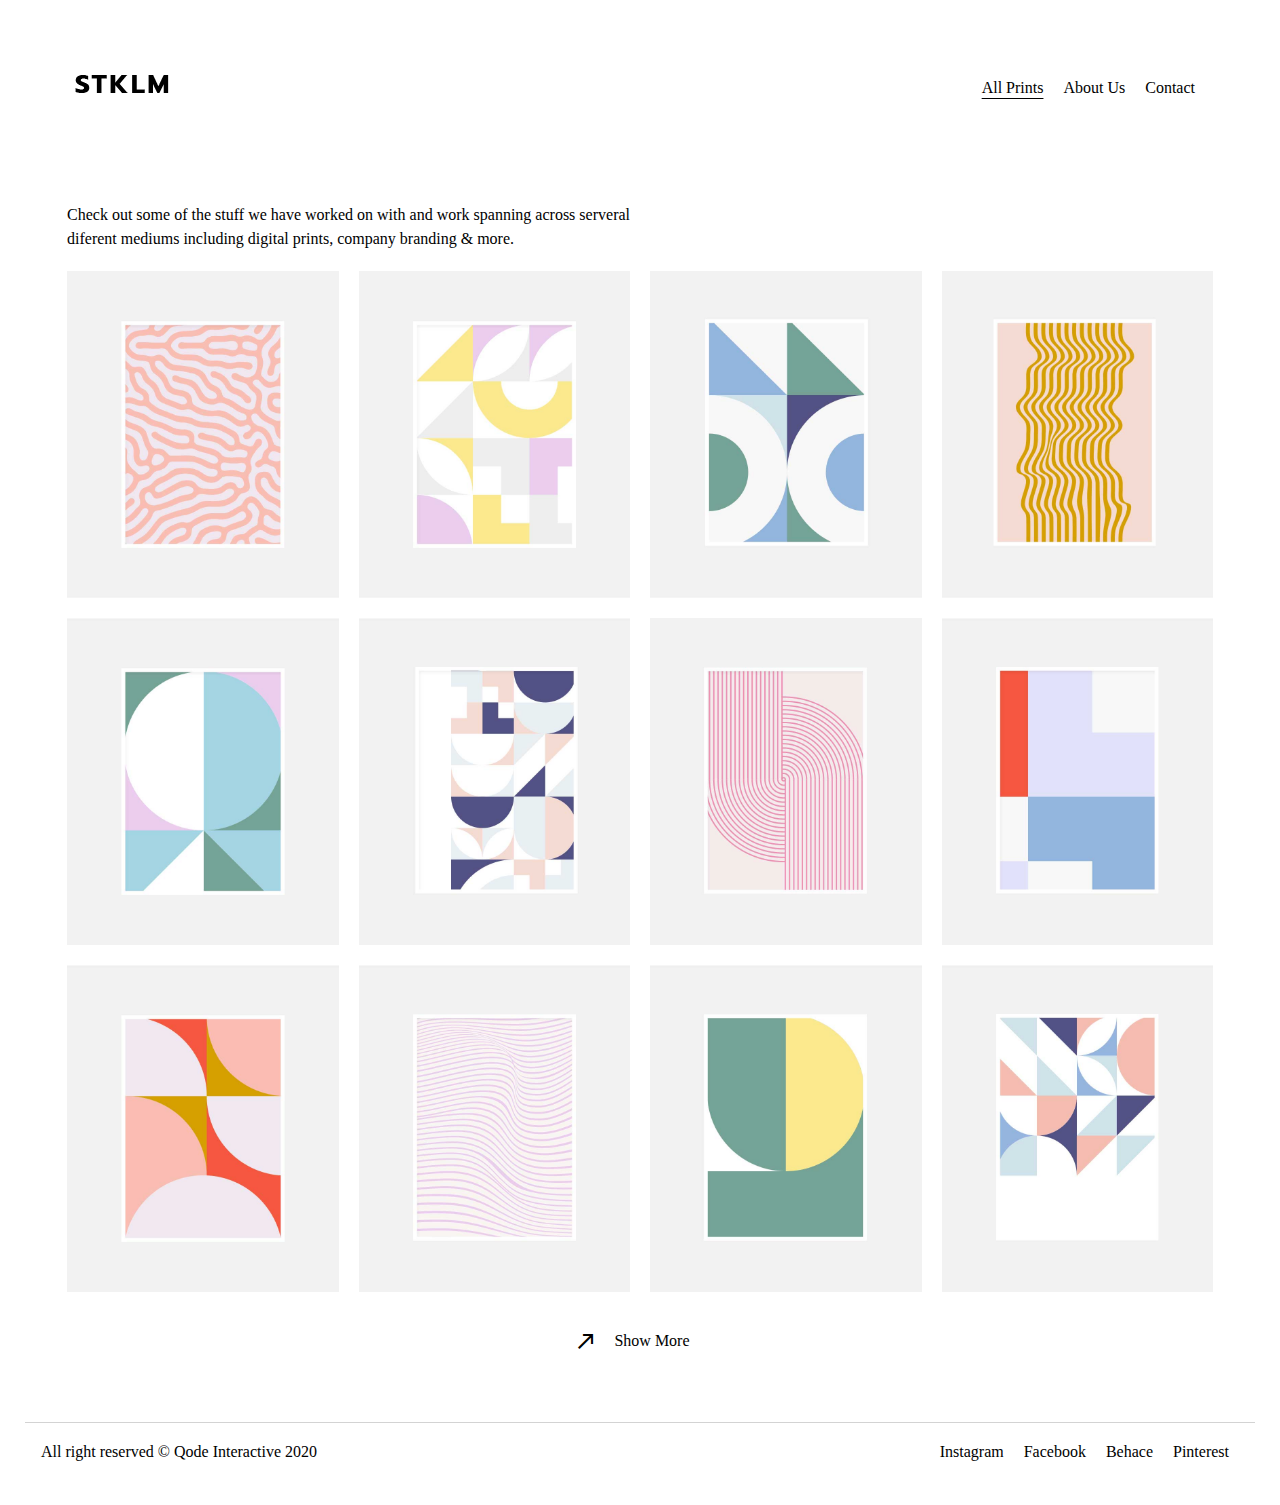
<file: index.html>
<!DOCTYPE html>
<html lang="en">

<head>
    <meta charset="UTF-8">
    <meta name="viewport" content="width=device-width, initial-scale=1.0">

    <!-- Etiquetas Metas-->

    <meta name="description" content="Diferentes modelos de impresiones digitales">
    <meta name="keywords" content="Impresiones digitales, marcas empresiarales">
    <meta name="author" content="Alejo Vera">

    <!-- Vinculos  CSS-->
    <link rel="stylesheet" href="css/estilos.css">

    <!-- Fuentes -->
    <link rel="stylesheet" href="https://fonts.googleapis.com/css2?family=Material+Symbols+Outlined:opsz,wght,FILL,GRAD@20..48,100..700,0..1,-50..200&icon_names=north_east">

    <title>STKLM</title>

 
</head>

<body class="Body">
    <header class="Header">
        <div class="Header-Logo">
            <img class="Header-logoImagen" src="./img/logo.png" alt="Logo">
        </div>
        <nav class="Header-Nav">

            <ul class="NavUl">
                <li class="NavUl-Item">
                    <a href="#" class="NavUl-Link isActive">All Prints</a>
                </li>

                <li class="NavUl-Item">
                    <a href="#" class="NavUl-Link">About Us</a>
                </li>

                <li class="NavUl-Item">
                    <a href="#" class="NavUl-Link">Contact</a>
                </li>
            </ul>
        </nav>

    </header>

    <main class="Main">
        <p class="Main-P">
            Check out some of the stuff we have worked on with and work spanning across
            serveral diferent mediums including digital prints, company branding & more.
        </p>

        <div class="Main-Grid">
            <img class="Main-Grid-Img" src="./img/print-port-1.jpg" alt="imagen1">
            <img class="Main-Grid-Img" src="./img/print-port-2.jpg" alt="imagen2">
            <img class="Main-Grid-Img" src="./img/print-port-3.jpg" alt="imagen3">
            <img class="Main-Grid-Img" src="./img/print-port-4.jpg" alt="imagen4">
            <img class="Main-Grid-Img" src="./img/print-port-5-1.jpg" alt="imagen5">
            <img class="Main-Grid-Img" src="./img/print-port-6.jpg" alt="imagen6">
            <img class="Main-Grid-Img" src="./img/print-port-13.jpg" alt="imagen7">
            <img class="Main-Grid-Img" src="./img/print-port-8.jpg" alt="imagen8">
            <img class="Main-Grid-Img" src="./img/print-port-9.jpg" alt="imagen9">
            <img class="Main-Grid-Img" src="./img/print-port-10.jpg" alt="imagen10">
            <img class="Main-Grid-Img" src="./img/print-port-11.jpg" alt="imagen11">
            <img class="Main-Grid-Img" src="./img/print-port-12.jpg" alt="imagen12">
        </div>

        <div class="Button">
            <span class="material-symbols-outlined">
                north_east
            </span>
            <p class="Button-Text">
                Show More
            </p>
        </div>
    </main>

    <footer class="Footer">
        <div class="Footer-Text">
            <p class="Footer-P">
                All right reserved © Qode Interactive 2020
            </p>
        </div>

        <div class="Footer-Nav">
            <ul class="NavUl">
                <li> <a  class="NavUl-Link" href=""> Instagram</a></li>
                <li> <a  class="NavUl-Link" href=""> Facebook </a></li>
                <li> <a  class="NavUl-Link" href=""> Behace</a></li>
                <li> <a  class="NavUl-Link" href=""> Pinterest</a></li>
            </ul>
        </div>
    </footer>

</body>

</html>
</file>
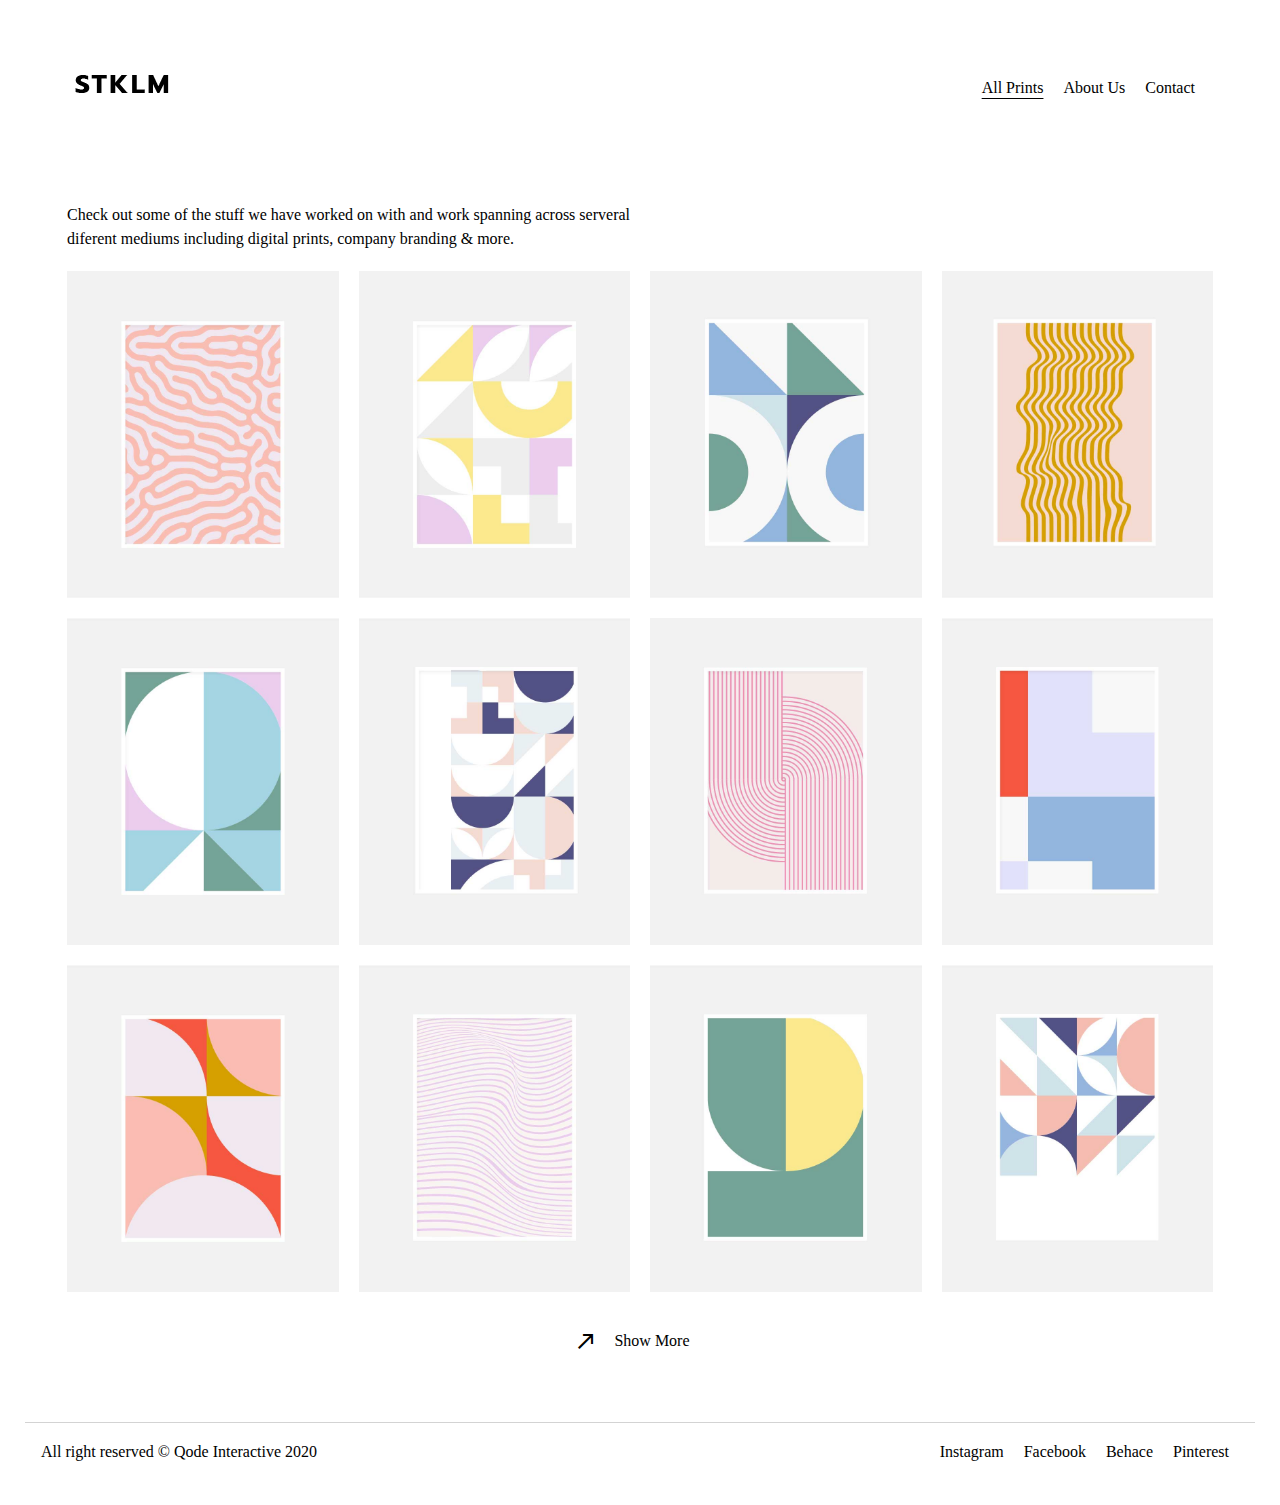
<file: SUITCSS/index.html>
<!DOCTYPE html>
<html lang="en">

<head>
    <meta charset="UTF-8">
    <meta name="viewport" content="width=device-width, initial-scale=1.0">

    <!-- Etiquetas Metas-->

    <meta name="description" content="Diferentes modelos de impresiones digitales">
    <meta name="keywords" content="Impresiones digitales, marcas empresiarales">
    <meta name="author" content="Alejo Vera">

    <!-- Vinculos  CSS-->
    <link rel="stylesheet" href="css/estilos.css">

    <!-- Fuentes -->
    <link rel="stylesheet" href="https://fonts.googleapis.com/css2?family=Material+Symbols+Outlined:opsz,wght,FILL,GRAD@20..48,100..700,0..1,-50..200&icon_names=north_east" />
    
    <title>STKLM</title>

</head>

<body class="Body">
    <header class="Header">
        <div class="Header-Logo">
            <img class="Header-logoImagen" src="./img/logo.png" alt="Logo">
        </div>
        <nav class="Header-Nav">

            <ul class="NavUl">
                <li class="NavUl-Item">
                    <a href="#" class="NavUl-Link isActive">All Prints</a>
                </li>

                <li class="NavUl-Item">
                    <a href="#" class="NavUl-Link">About Us</a>
                </li>

                <li class="NavUl-Item">
                    <a href="#" class="NavUl-Link">Contact</a>
                </li>
            </ul>
        </nav>

    </header>

    <main class="Main">
        <p class="Main-P">
            Check out some of the stuff we have worked on with and work spanning across
            serveral diferent mediums including digital prints, company branding & more.
        </p>

        <div class="Main-Grid">
            <img class="Main-Grid-Img" src="./img/print-port-1.jpg" alt="imagen1">
            <img class="Main-Grid-Img" src="./img/print-port-2.jpg" alt="imagen2">
            <img class="Main-Grid-Img" src="./img/print-port-3.jpg" alt="imagen3">
            <img class="Main-Grid-Img" src="./img/print-port-4.jpg" alt="imagen4">
            <img class="Main-Grid-Img" src="./img/print-port-5-1.jpg" alt="imagen5">
            <img class="Main-Grid-Img" src="./img/print-port-6.jpg" alt="imagen6">
            <img class="Main-Grid-Img" src="./img/print-port-13.jpg" alt="imagen7">
            <img class="Main-Grid-Img" src="./img/print-port-8.jpg" alt="imagen8">
            <img class="Main-Grid-Img" src="./img/print-port-9.jpg" alt="imagen9">
            <img class="Main-Grid-Img" src="./img/print-port-10.jpg" alt="imagen10">
            <img class="Main-Grid-Img" src="./img/print-port-11.jpg" alt="imagen11">
            <img class="Main-Grid-Img" src="./img/print-port-12.jpg" alt="imagen12">
        </div>

        <div class="Button">
            <span class="material-symbols-outlined">
                north_east
            </span>
            <p class="Button-Text">
                Show More
            </p>
        </div>
    </main>

    <footer class="Footer">
        <div class="Footer-Text">
            <p class="Footer-P">
                All right reserved © Qode Interactive 2020
            </p>
        </div>

        <div class="Footer-Nav">
            <ul class="NavUl">
                <li> <a  class="NavUl-Link" href=""> Instagram</a></li>
                <li> <a  class="NavUl-Link" href=""> Facebook </a></li>
                <li> <a  class="NavUl-Link" href=""> Behace</a></li>
                <li> <a  class="NavUl-Link" href=""> Pinterest</a></li>
            </ul>
        </div>
    </footer>

</body>

</html>
</file>
<file: css/estilos.css>
/* RESET */
* {
    margin: 0;
    padding: 0;
    box-sizing: border-box;


}
/* BODY */
.Body {
    display: grid;
    font-family: Georgia, 'Times New Roman', Times, serif;
    background-color: white;
    line-height: 1.6;
    margin: 0;
    padding: 0;
    grid-template-areas:
        "header header header"
        "main main main"
        "footer footer footer";
    min-height: 100vh;
    gap: 10px;
    padding: 25px;
}

/* HEADER */
.Header {
    display: flex;
    grid-area: header;
    padding: 25px;
    justify-content: space-between;
    align-items: center;
    margin: 25px;
}

.NavUl {
    display: flex;
    list-style: none;

}

.NavUl-Link {
    padding: 10px;
    text-decoration: none;
    color: black;

}

.isActive {
    text-decoration: underline;
    text-underline-offset: 5px;

}



/* MAIN */
.Main {
    grid-area: main;
    padding: 2rem;
}

.Main-P {
    padding: 10px;
    text-align: justify;
    font-size: 16px;
    line-height: 1.5;
    justify-content: center;
    align-items: center;
    width: 50%;

}

.Main-Grid {
    display: grid;
    grid-template-columns: repeat(4, 1fr);
    gap: 20px;
    padding: 10px;
}

.Main-Grid-Img {
    width: 100%;
    height: 100%;
    object-fit: cover;
}

.Button {
    padding: 10px;
    border: none;
    cursor: pointer;
    text-align: center;
    display: flex;
    align-items: center;
    justify-content: center;

}


.material-symbols-outlined {
    font-size: 10px;
    font-variation-settings:
        'FILL' 0,
        'wght' 400,
        'GRAD' 0,
        'opsz' 24
}

.Button-Text {
    padding: 1rem;
    text-align: center;
    display: flex;
    align-items: center;
    justify-content: center;
}


/* FOOTER */
.Footer {
    grid-area: footer;
    padding: 1rem;
    display: flex;
    justify-content: space-between;
    border-top: 1px solid lightgray;
    align-items: center;
}


/*  RESPONSIVE */

@media (max-width: 1024px) {
    .Header {
        flex-direction: row; 
        justify-content: space-between;
        padding: 15px; 
    }

    .NavUl {
        flex-direction: row; 
        gap: 10px; 
    }

    .NavUl-Link {
        font-size: 14px; 
    }

    .Main-P {
        width: 90%; 
        font-size: 14px;
    }

    .Main-Grid {
        grid-template-columns: repeat(3, 1fr); 
        gap: 15px; 
    }

    .Footer {
        flex-direction: row; 
        justify-content: space-between;
        padding: 15px; 
        text-align: left; 
    }

    .Footer-Nav .NavUl-Link a {
        font-size: 14px; 
    }
}
</file>
<file: SUITCSS/css/estilos.css>
/* RESET */
* {
    margin: 0;
    padding: 0;
    box-sizing: border-box;


}
/* BODY */
.Body {
    display: grid;
    font-family: Georgia, 'Times New Roman', Times, serif;
    background-color: white;
    line-height: 1.6;
    margin: 0;
    padding: 0;
    grid-template-areas:
        "header header header"
        "main main main"
        "footer footer footer";
    min-height: 100vh;
    gap: 10px;
    padding: 25px;
}

/* HEADER */
.Header {
    display: flex;
    grid-area: header;
    padding: 25px;
    justify-content: space-between;
    align-items: center;
    margin: 25px;
}

.NavUl {
    display: flex;
    list-style: none;

}

.NavUl-Link {
    padding: 10px;
    text-decoration: none;
    color: black;

}

.isActive {
    text-decoration: underline;
    text-underline-offset: 5px;

}



/* MAIN */
.Main {
    grid-area: main;
    padding: 2rem;
}

.Main-P {
    padding: 10px;
    text-align: justify;
    font-size: 16px;
    line-height: 1.5;
    justify-content: center;
    align-items: center;
    width: 50%;

}

.Main-Grid {
    display: grid;
    grid-template-columns: repeat(4, 1fr);
    gap: 20px;
    padding: 10px;
}

.Main-Grid-Img {
    width: 100%;
    height: 100%;
    object-fit: cover;
}

.Button {
    padding: 10px;
    border: none;
    cursor: pointer;
    text-align: center;
    display: flex;
    align-items: center;
    justify-content: center;

}


.material-symbols-outlined {
    size: 10px;
    font-variation-settings:
        'FILL' 0,
        'wght' 400,
        'GRAD' 0,
        'opsz' 24
}

.Button-Text {
    padding: 1rem;
    text-align: center;
    display: flex;
    align-items: center;
    justify-content: center;
}


/* FOOTER */
.Footer {
    grid-area: footer;
    padding: 1rem;
    display: flex;
    justify-content: space-between;
    border-top: 1px solid lightgray;
    align-items: center;
}


/*  RESPONSIVE */

@media (max-width: 1024px) {
    .Header {
        flex-direction: row; 
        justify-content: space-between;
        padding: 15px; 
    }

    .NavUl {
        flex-direction: row; 
        gap: 10px; 
    }

    .NavUl-Link {
        font-size: 14px; 
    }

    .Main-P {
        width: 90%; 
        font-size: 14px;
    }

    .Main-Grid {
        grid-template-columns: repeat(3, 1fr); 
        gap: 15px; 
    }

    .Footer {
        flex-direction: row; 
        justify-content: space-between;
        padding: 15px; 
        text-align: left; 
    }

    .Footer-Nav .NavUl-Link a {
        font-size: 14px; 
    }
}
</file>
